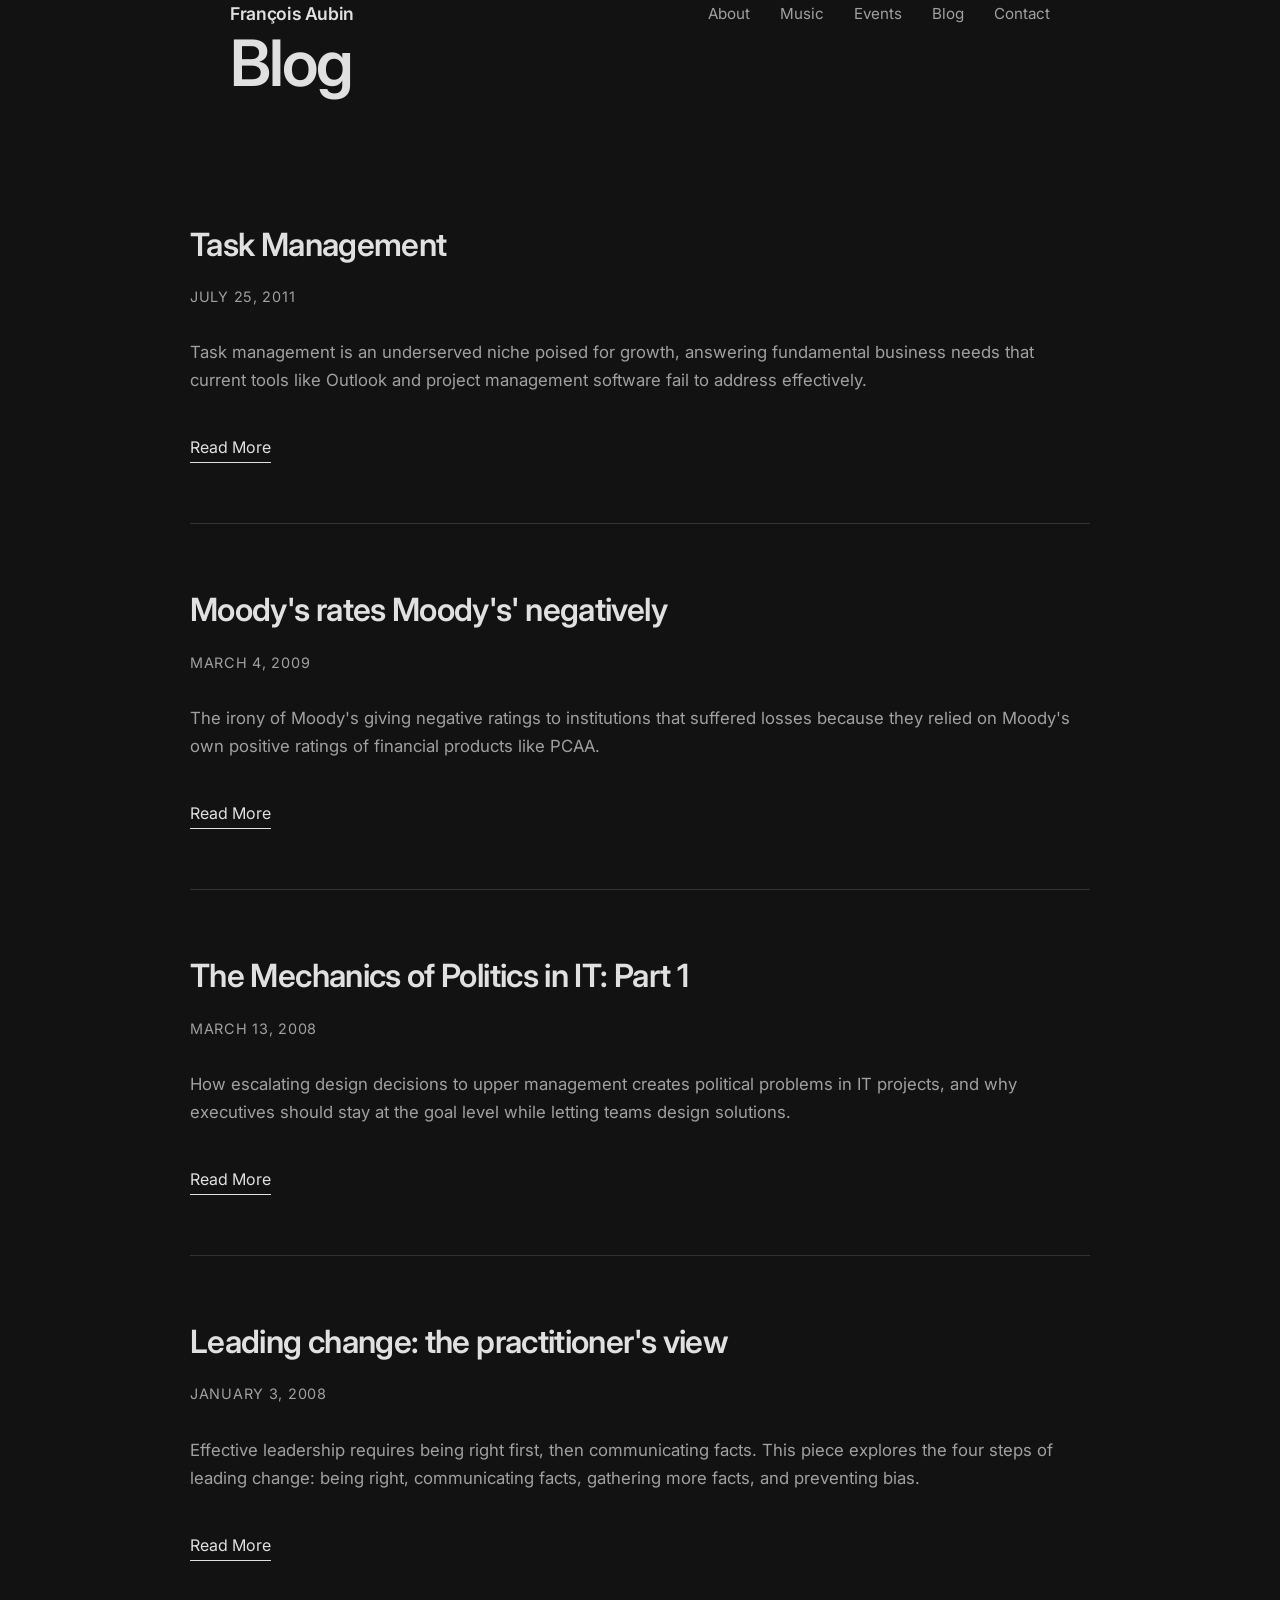
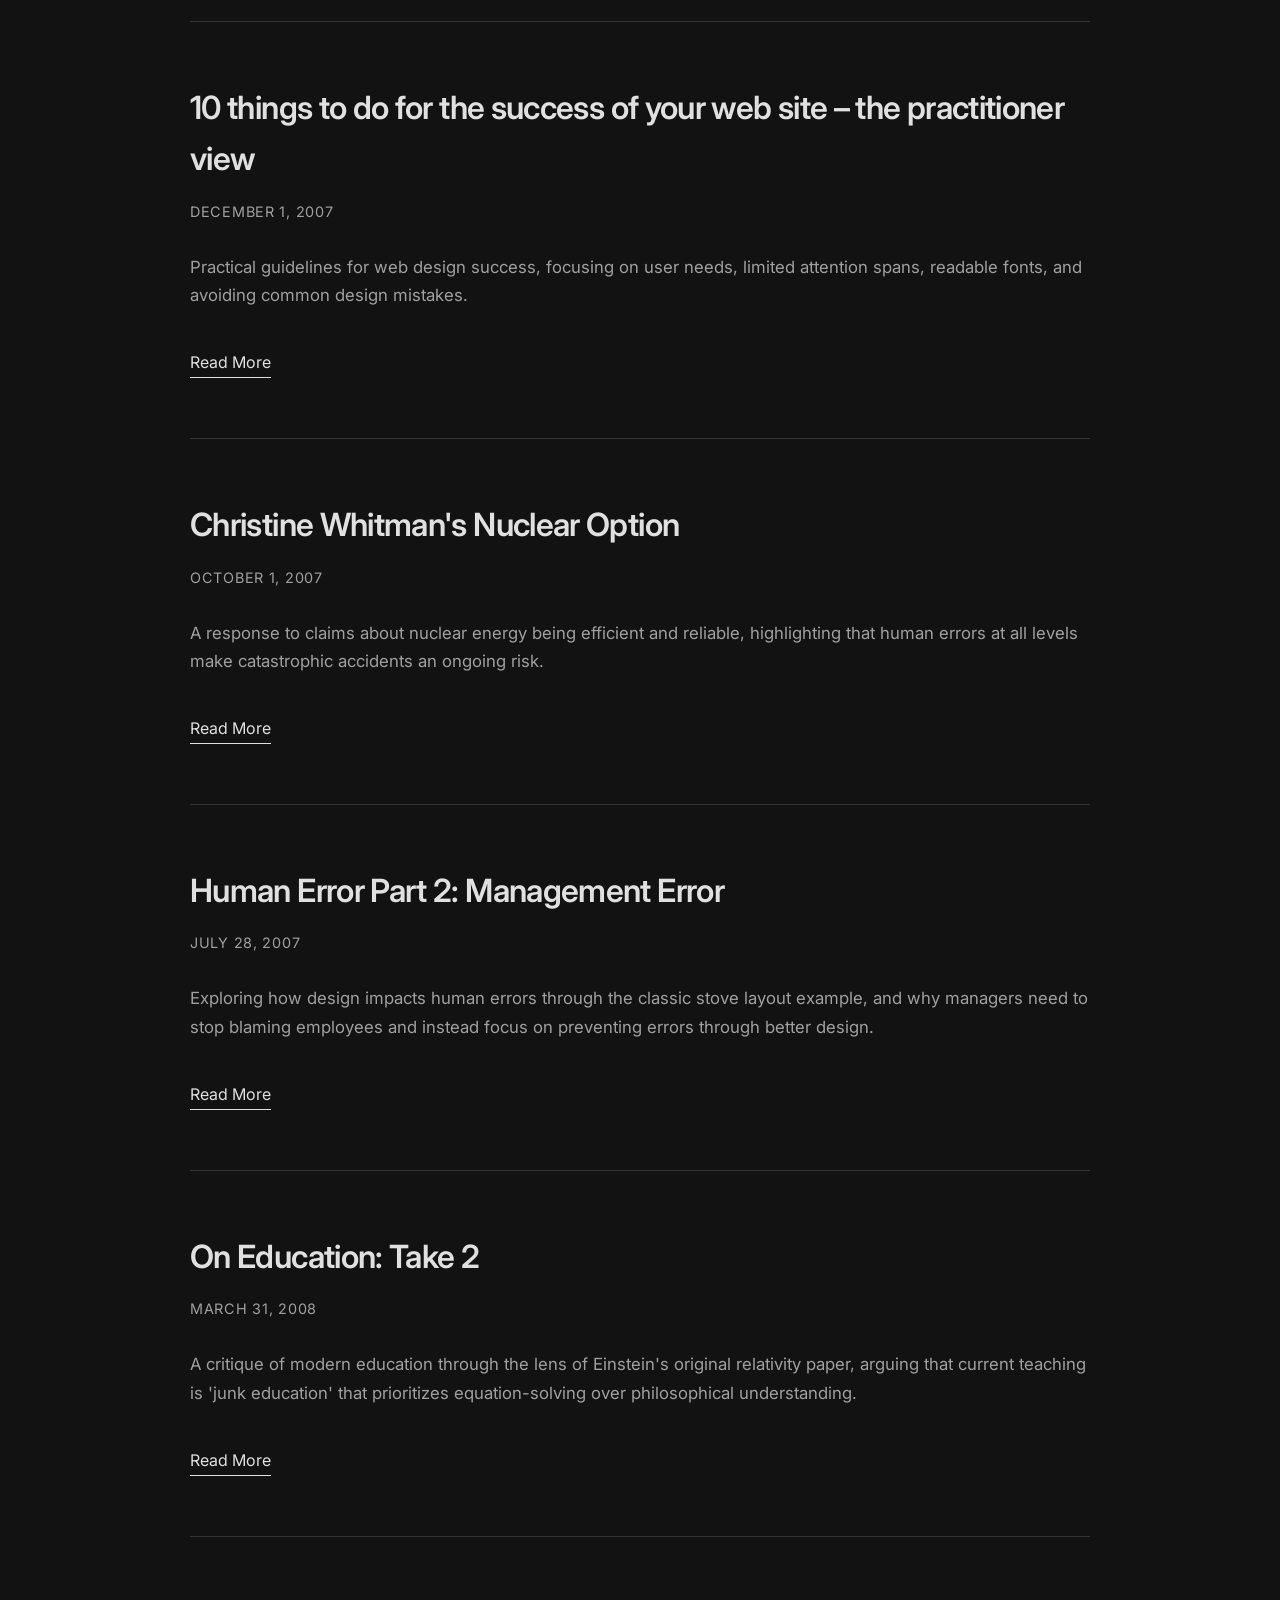
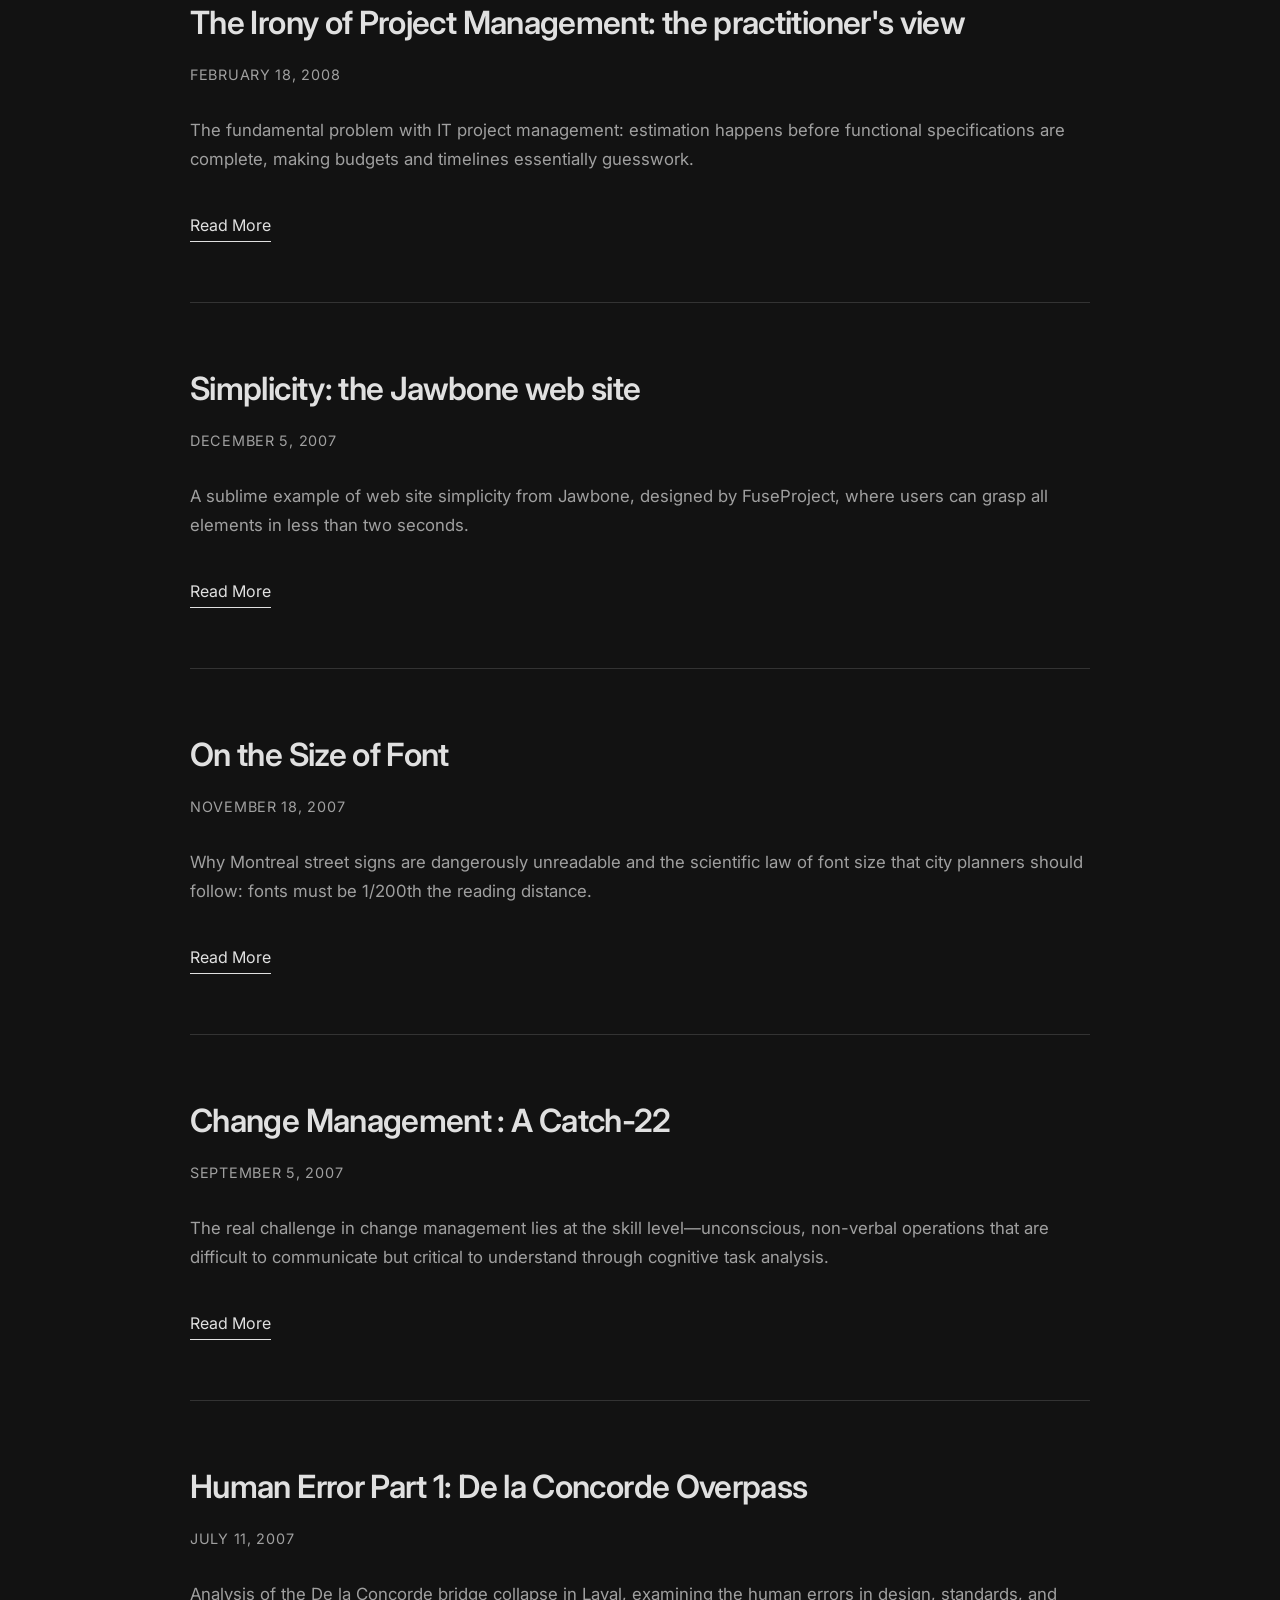
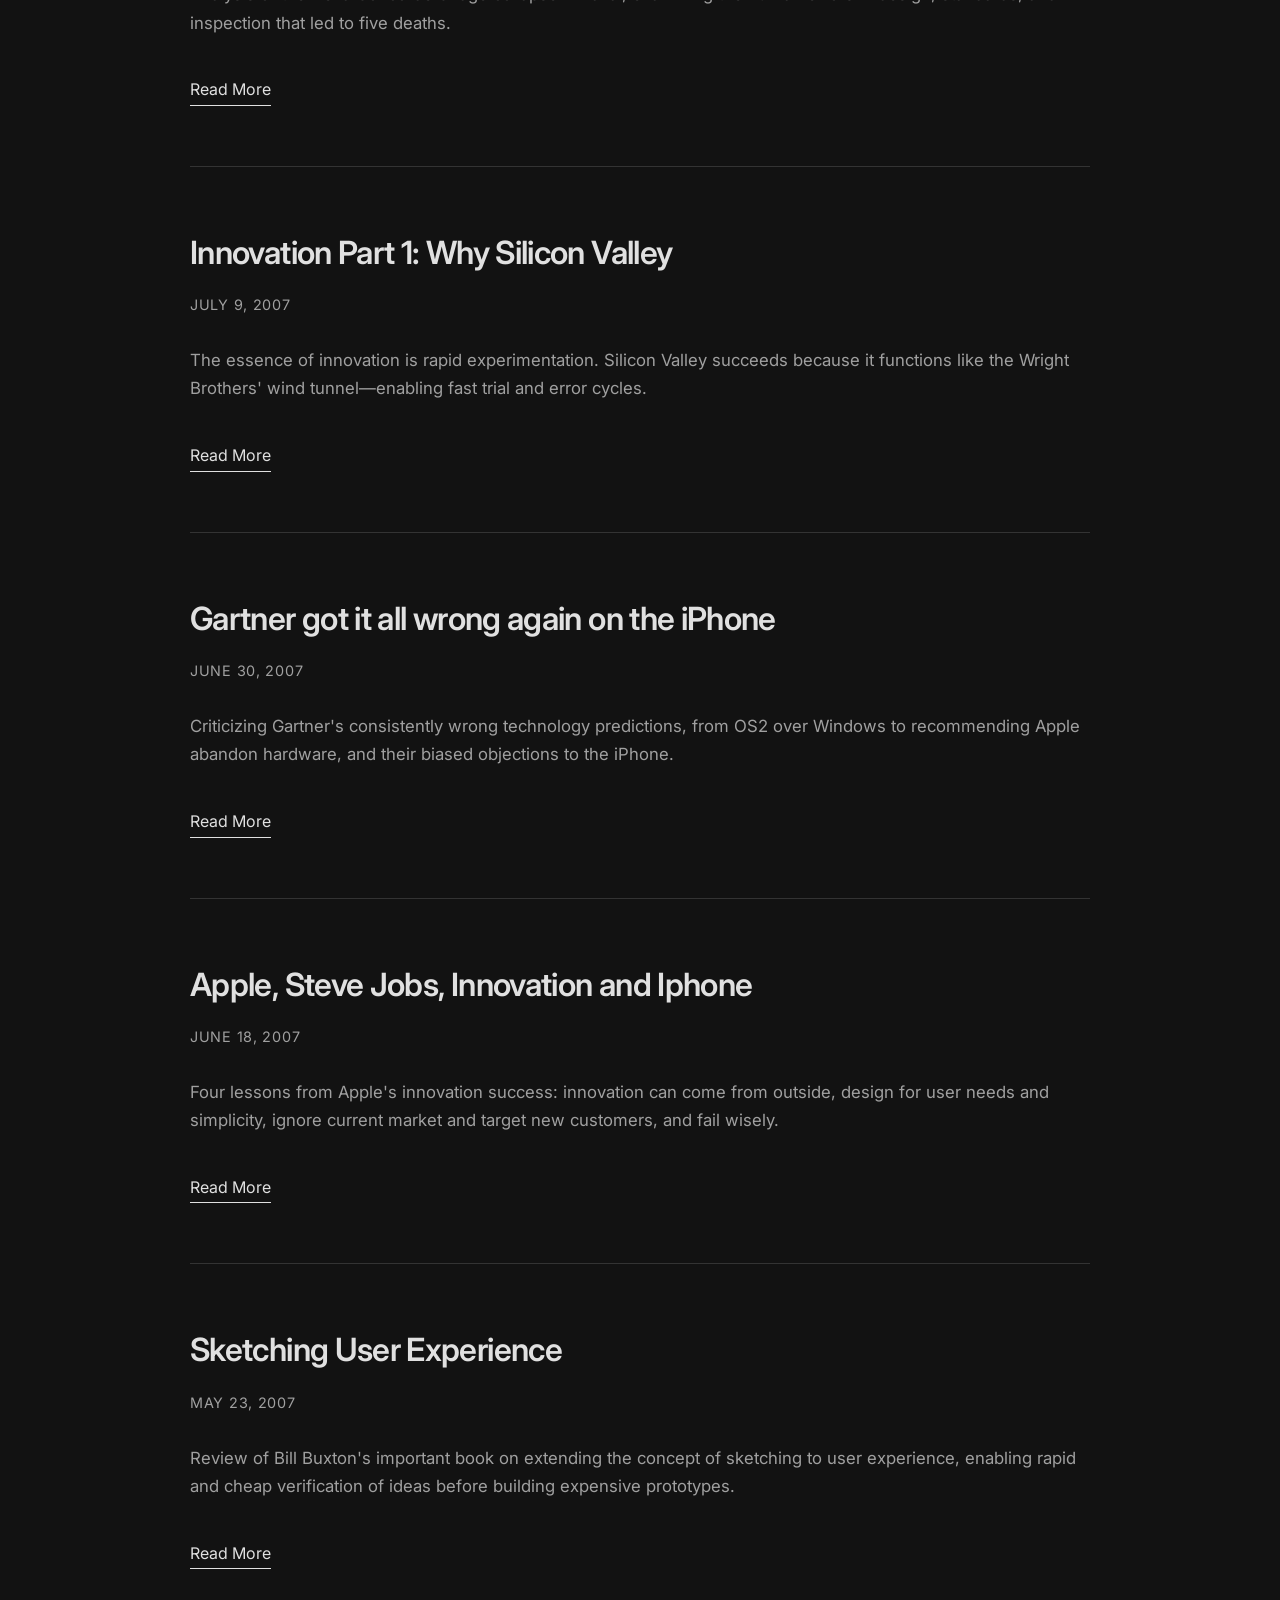
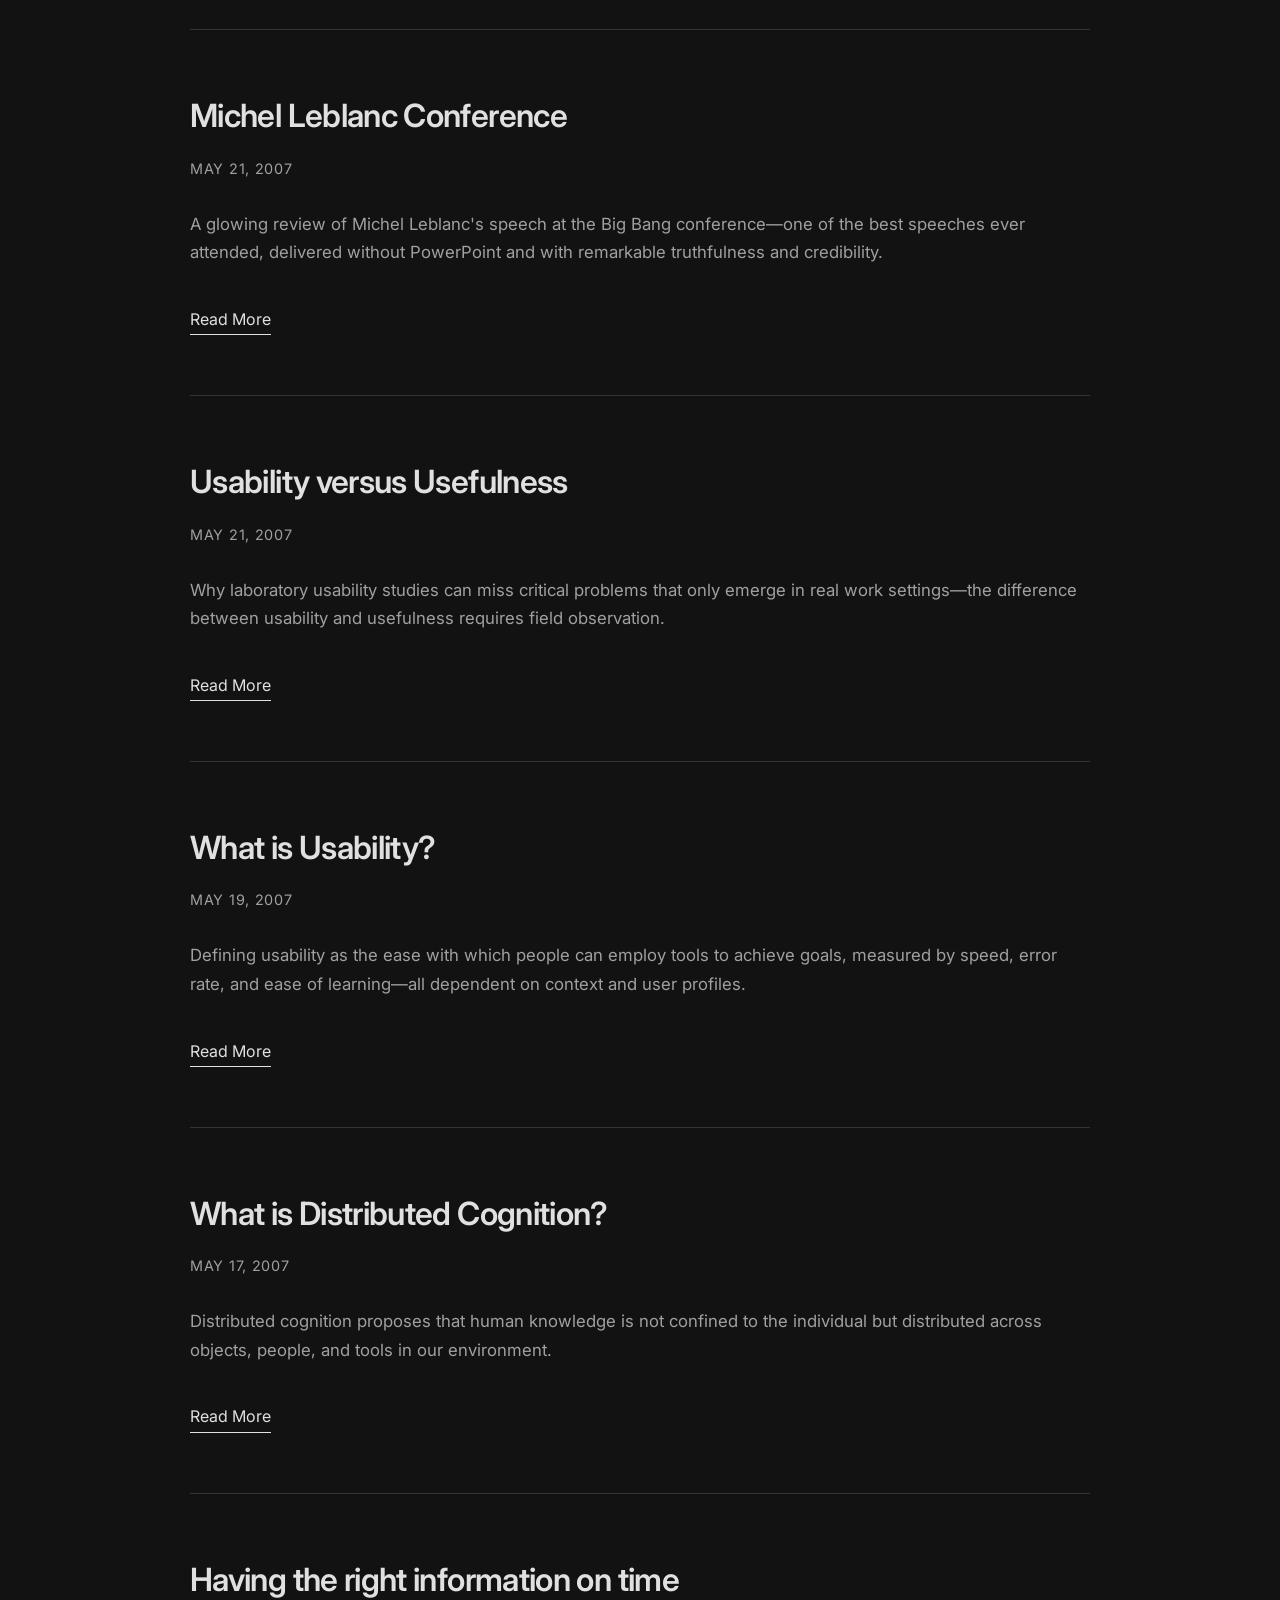
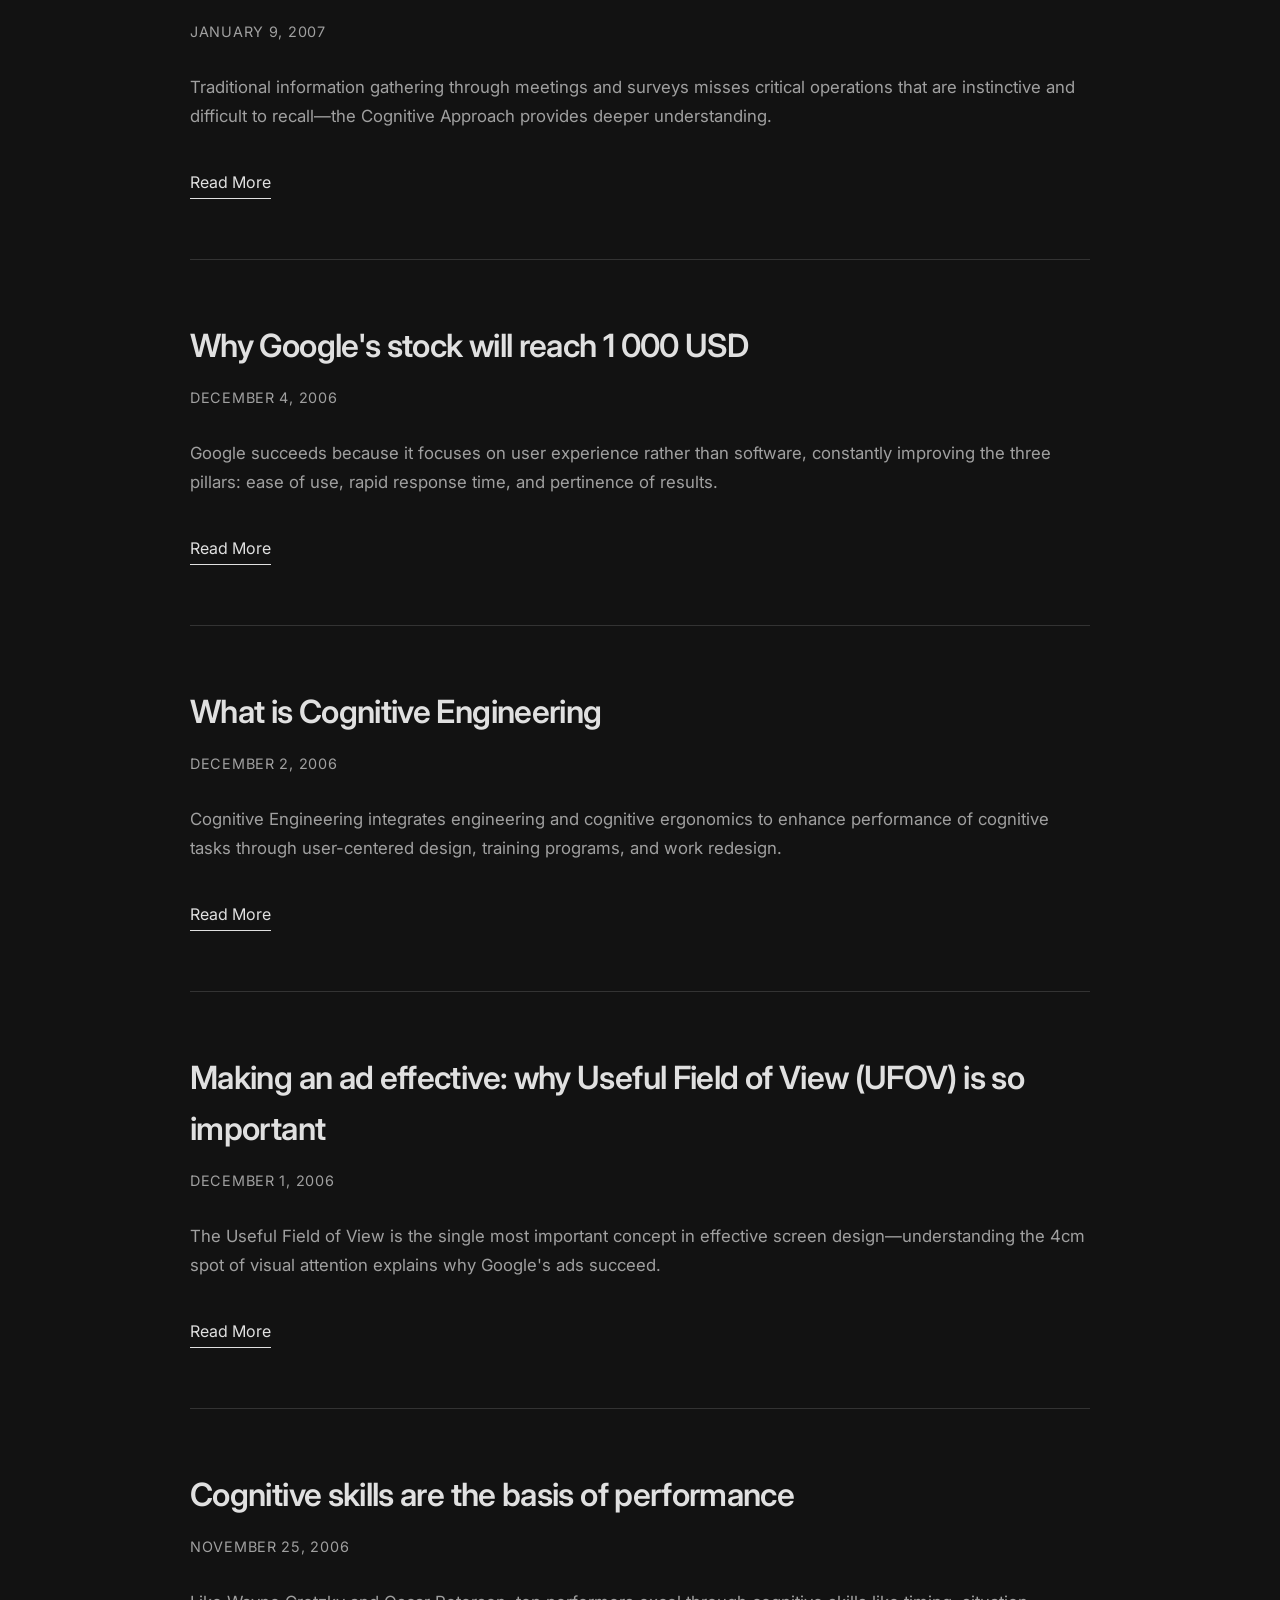
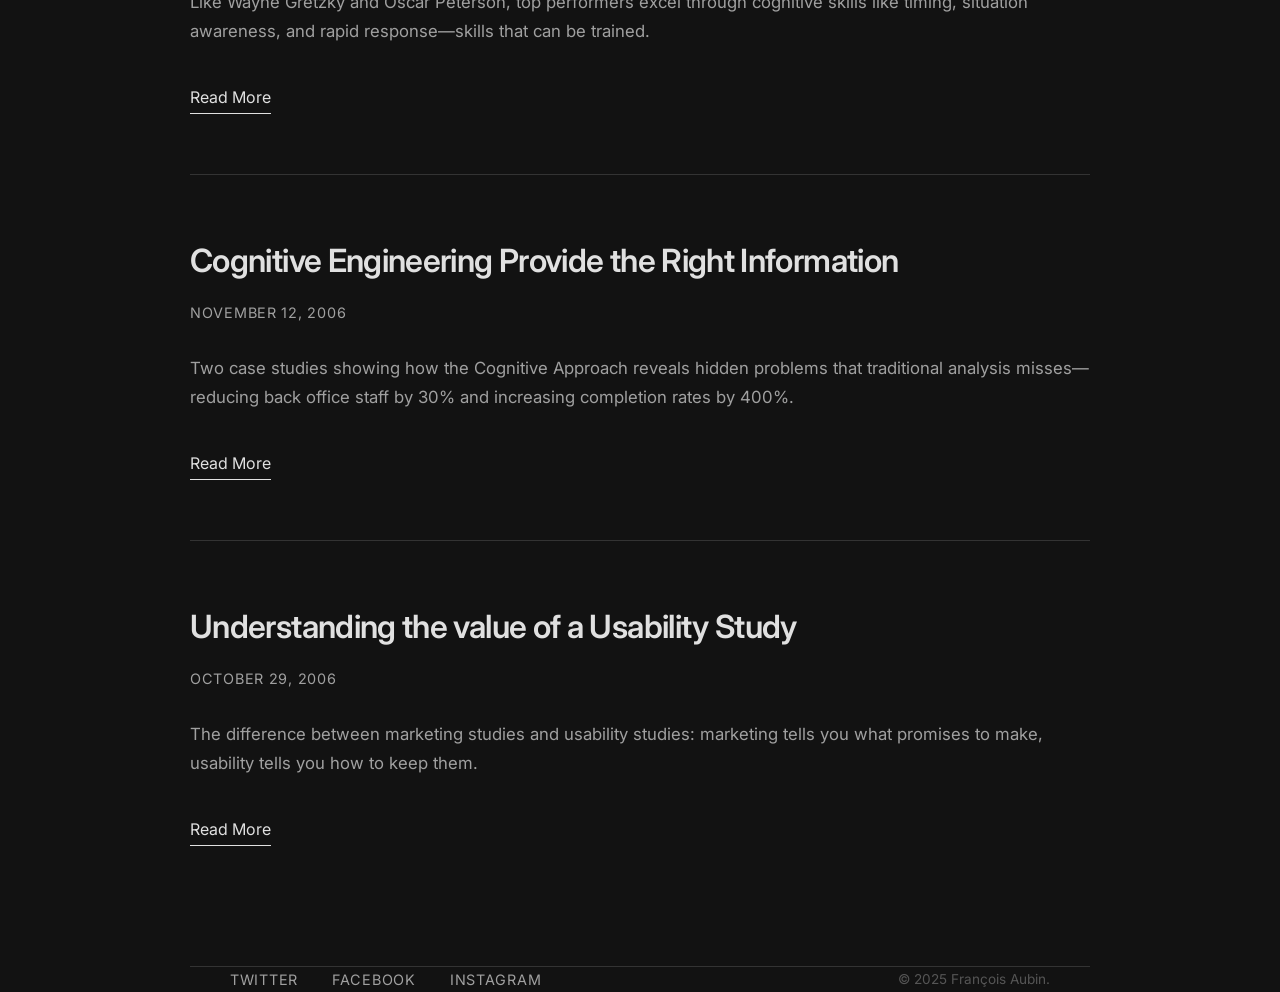
<file: blog.html>
<!DOCTYPE html>
<html lang="en">

<head>
    <script async src="https://www.googletagmanager.com/gtag/js?id=G-GM7MQG76P6"></script>
    <script>
        window.dataLayer = window.dataLayer || [];
        function gtag(){dataLayer.push(arguments);}
        gtag('js', new Date());

        gtag('config', 'G-GM7MQG76P6');
    </script>
    <meta charset="UTF-8">
    <meta name="viewport" content="width=device-width, initial-scale=1.0">
    <title>Blog | François Aubin</title>
    <meta name="description" content="Thoughts on cognitive engineering, usability, innovation, and technology by François Aubin.">
    <link rel="canonical" href="https://www.francoisaubin.com/blog.html">
    <link rel="icon" type="image/png" sizes="32x32" href="https://i.postimg.cc/65c1p65n/Gemini-Generated-Image-6iwwff6iwwff6iww.png">
    <link rel="icon" type="image/png" sizes="16x16" href="https://i.postimg.cc/65c1p65n/Gemini-Generated-Image-6iwwff6iwwff6iww.png">
    <link rel="shortcut icon" href="https://i.postimg.cc/65c1p65n/Gemini-Generated-Image-6iwwff6iwwff6iww.png">
    <link rel="apple-touch-icon" href="https://i.postimg.cc/65c1p65n/Gemini-Generated-Image-6iwwff6iwwff6iww.png">

    <link rel="preconnect" href="https://fonts.googleapis.com">
    <link rel="preconnect" href="https://fonts.gstatic.com" crossorigin>
    <link href="https://fonts.googleapis.com/css2?family=Inter:wght@300;400;600&display=swap" rel="stylesheet">

    <style>
        /* CSS Resets & Variables */
        :root {
            --bg-color: #121212; /* Deep Graphite */
            --text-primary: #E0E0E0; /* Off-white */
            --text-secondary: #A0A0A0; /* Muted Grey */
            --accent-color: #FFFFFF; /* Pure White for interaction */
            --border-color: #333333;
            --content-width: 900px;
        }

        * {
            margin: 0;
            padding: 0;
            box-sizing: border-box;
        }

        body {
            font-family: 'Inter', -apple-system, BlinkMacSystemFont, "Segoe UI", Roboto, sans-serif;
            background-color: var(--bg-color);
            color: var(--text-primary);
            line-height: 1.6;
            -webkit-font-smoothing: antialiased;
            overflow-x: hidden;
        }

        .container {
            max-width: var(--content-width);
            margin: 0 auto;
            padding: 0 40px;
        }

        a {
            color: var(--text-primary);
            text-decoration: none;
            transition: opacity 0.3s ease;
        }

        a:hover {
            opacity: 0.7;
        }

        /* Navigation */
        nav {
            padding: 30px 0;
            display: flex;
            justify-content: space-between;
            align-items: center;
            background-color: var(--bg-color);
            z-index: 1000;
        }

        .nav-logo {
            font-weight: 600;
            font-size: 1.1em;
            letter-spacing: -0.02em;
        }

        .nav-links {
            display: flex;
            gap: 30px;
        }

        .nav-links a {
            font-size: 0.95em;
            color: var(--text-secondary);
            font-weight: 400;
        }

        .nav-links a:hover {
            color: var(--text-primary);
        }

        /* Header */
        header {
            padding: 60px 0 40px 0;
        }

        h1 {
            font-size: 4em;
            font-weight: 600;
            line-height: 1.1;
            letter-spacing: -0.03em;
            color: var(--text-primary);
        }

        /* Blog Posts */
        .blog-container {
            padding: 60px 0;
        }

        .blog-post {
            padding: 60px 0;
            border-top: 1px solid var(--border-color);
        }

        .blog-post:first-child {
            border-top: none;
        }

        .blog-post h2 {
            font-size: 2em;
            font-weight: 600;
            margin-bottom: 15px;
            color: var(--text-primary);
            letter-spacing: -0.02em;
        }

        .blog-post h2 {
            cursor: default;
        }

        .blog-meta {
            font-size: 0.9em;
            color: var(--text-secondary);
            margin-bottom: 30px;
            text-transform: uppercase;
            letter-spacing: 0.05em;
        }

        .blog-summary p {
            font-size: 1.05em;
            color: var(--text-secondary);
            margin-bottom: 0;
            line-height: 1.7;
        }

        .blog-content p {
            font-size: 1.05em;
            color: var(--text-secondary);
            margin-bottom: 20px;
            line-height: 1.7;
        }

        .blog-post p {
            font-size: 1.05em;
            color: var(--text-secondary);
            margin-bottom: 20px;
            line-height: 1.7;
        }

        .blog-post img {
            max-width: 100%;
            height: auto;
            margin: 30px 0;
            border-radius: 4px;
        }

        .read-more {
            display: inline-block;
            margin-top: 20px;
            color: var(--text-primary);
            border-bottom: 1px solid var(--text-primary);
            padding-bottom: 2px;
            transition: opacity 0.3s ease;
        }

        .read-more:hover {
            opacity: 0.7;
        }

        /* Footer */
        footer {
            padding: 80px 0;
            margin-top: 40px;
            border-top: 1px solid var(--border-color);
            display: flex;
            justify-content: space-between;
            align-items: center;
        }

        .social-icons a {
            margin-right: 30px;
            font-size: 0.9em;
            color: var(--text-secondary);
            text-transform: uppercase;
            letter-spacing: 0.05em;
        }

        .social-icons a:hover {
            color: var(--text-primary);
        }

        footer p {
            font-size: 0.85em;
            color: #555;
        }

        /* Responsive Adjustments */
        @media (max-width: 900px) {
            h1 { font-size: 3em; }
            .blog-post h2 { font-size: 1.75em; }
        }

        @media (max-width: 768px) {
            .container { padding: 0 25px; }
            h1 { font-size: 2.5em; }
            .blog-post h2 { font-size: 1.5em; }

            nav {
                flex-direction: column;
                gap: 20px;
                align-items: flex-start;
            }

            .nav-links {
                flex-wrap: wrap;
                gap: 20px 30px;
            }

            footer {
                flex-direction: column;
                gap: 30px;
                align-items: flex-start;
            }
        }
    </style>
</head>

<body>

    <nav class="container" role="navigation">
        <a href="index.html" class="nav-logo">François Aubin</a>
        <div class="nav-links">
            <a href="index.html#about">About</a>
            <a href="index.html#music">Music</a>
            <a href="index.html#event">Events</a>
            <a href="blog.html">Blog</a>
            <a href="index.html#contact">Contact</a>
        </div>
    </nav>

    <header class="container">
        <h1>Blog</h1>
    </header>

    <main class="container blog-container" id="blog-posts">
        <!-- Blog posts will be dynamically loaded here -->
    </main>

    <footer class="container">
        <div class="social-icons">
            <a href="https://twitter.com/@FrancoisAubin2" target="_blank" rel="noopener noreferrer">Twitter</a>
            <a href="https://facebook.com/francois.aubin.50" target="_blank" rel="noopener noreferrer">Facebook</a>
            <a href="https://instagram.com/francois.aubin" target="_blank" rel="noopener noreferrer">Instagram</a>
        </div>
        <p>&copy; 2025 François Aubin.</p>
    </footer>

    <script src="blog.js"></script>

</body>
</html>
</file>
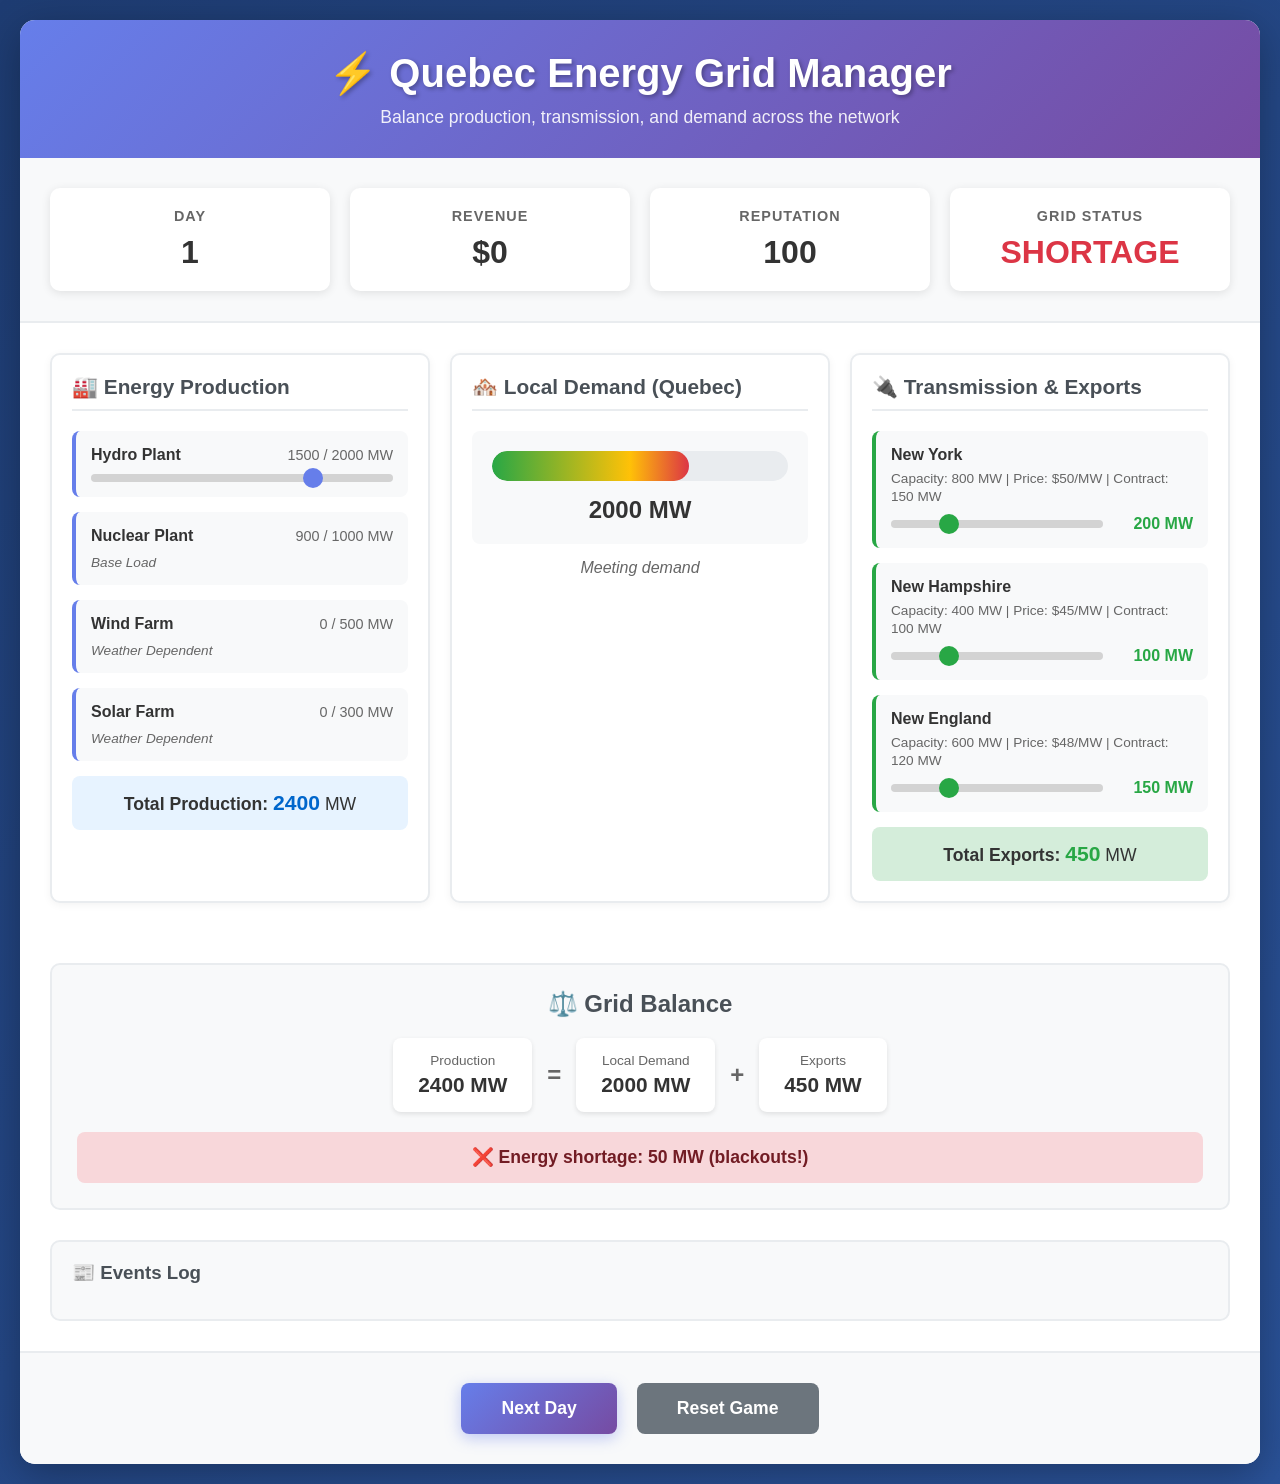
<file: energy-grid-game.html>
<!DOCTYPE html>
<html lang="en">
<head>
    <meta charset="UTF-8">
    <meta name="viewport" content="width=device-width, initial-scale=1.0">
    <title>Quebec Energy Grid Manager</title>
    <link rel="stylesheet" href="energy-grid-game.css">
</head>
<body>
    <div class="game-container">
        <header>
            <h1>⚡ Quebec Energy Grid Manager</h1>
            <p class="subtitle">Balance production, transmission, and demand across the network</p>
        </header>

        <div class="game-stats">
            <div class="stat-box">
                <h3>Day</h3>
                <div id="day" class="stat-value">1</div>
            </div>
            <div class="stat-box">
                <h3>Revenue</h3>
                <div id="revenue" class="stat-value">$0</div>
            </div>
            <div class="stat-box">
                <h3>Reputation</h3>
                <div id="reputation" class="stat-value">100</div>
            </div>
            <div class="stat-box status">
                <h3>Grid Status</h3>
                <div id="grid-status" class="stat-value balanced">BALANCED</div>
            </div>
        </div>

        <div class="main-grid">
            <!-- Production Section -->
            <section class="panel production-panel">
                <h2>🏭 Energy Production</h2>
                <div id="production-sources"></div>
                <div class="total-production">
                    <strong>Total Production:</strong> <span id="total-production">0</span> MW
                </div>
            </section>

            <!-- Demand Section -->
            <section class="panel demand-panel">
                <h2>🏘️ Local Demand (Quebec)</h2>
                <div class="demand-display">
                    <div class="demand-bar-container">
                        <div id="demand-bar" class="demand-bar"></div>
                    </div>
                    <div class="demand-value">
                        <span id="local-demand">0</span> MW
                    </div>
                </div>
                <div class="demand-status" id="demand-status">Meeting demand</div>
            </section>

            <!-- Transmission Section -->
            <section class="panel transmission-panel">
                <h2>🔌 Transmission & Exports</h2>
                <div id="transmission-lines"></div>
                <div class="total-exports">
                    <strong>Total Exports:</strong> <span id="total-exports">0</span> MW
                </div>
            </section>
        </div>

        <div class="balance-section">
            <h2>⚖️ Grid Balance</h2>
            <div class="balance-equation">
                <div class="balance-item">
                    <span class="label">Production</span>
                    <span id="balance-production" class="value">0</span>
                </div>
                <span class="operator">=</span>
                <div class="balance-item">
                    <span class="label">Local Demand</span>
                    <span id="balance-demand" class="value">0</span>
                </div>
                <span class="operator">+</span>
                <div class="balance-item">
                    <span class="label">Exports</span>
                    <span id="balance-exports" class="value">0</span>
                </div>
            </div>
            <div id="balance-message" class="balance-message"></div>
        </div>

        <div class="events-section">
            <h3>📰 Events Log</h3>
            <div id="events-log"></div>
        </div>

        <div class="controls">
            <button id="next-day-btn" class="btn-primary">Next Day</button>
            <button id="reset-btn" class="btn-secondary">Reset Game</button>
        </div>
    </div>

    <script src="energy-grid-game.js"></script>
</body>
</html>
</file>
<file: energy-grid-game.css>
* {
    margin: 0;
    padding: 0;
    box-sizing: border-box;
}

body {
    font-family: 'Segoe UI', Tahoma, Geneva, Verdana, sans-serif;
    background: linear-gradient(135deg, #1e3c72 0%, #2a5298 100%);
    color: #333;
    padding: 20px;
    min-height: 100vh;
}

.game-container {
    max-width: 1400px;
    margin: 0 auto;
    background: white;
    border-radius: 15px;
    box-shadow: 0 10px 40px rgba(0, 0, 0, 0.3);
    overflow: hidden;
}

header {
    background: linear-gradient(135deg, #667eea 0%, #764ba2 100%);
    color: white;
    padding: 30px;
    text-align: center;
}

header h1 {
    font-size: 2.5em;
    margin-bottom: 10px;
    text-shadow: 2px 2px 4px rgba(0, 0, 0, 0.3);
}

.subtitle {
    font-size: 1.1em;
    opacity: 0.9;
}

.game-stats {
    display: grid;
    grid-template-columns: repeat(auto-fit, minmax(200px, 1fr));
    gap: 20px;
    padding: 30px;
    background: #f8f9fa;
    border-bottom: 2px solid #e9ecef;
}

.stat-box {
    background: white;
    padding: 20px;
    border-radius: 10px;
    box-shadow: 0 2px 10px rgba(0, 0, 0, 0.1);
    text-align: center;
}

.stat-box h3 {
    color: #666;
    font-size: 0.9em;
    text-transform: uppercase;
    margin-bottom: 10px;
    letter-spacing: 1px;
}

.stat-value {
    font-size: 2em;
    font-weight: bold;
    color: #333;
}

.stat-value.balanced {
    color: #28a745;
}

.stat-value.warning {
    color: #ffc107;
}

.stat-value.danger {
    color: #dc3545;
}

.main-grid {
    display: grid;
    grid-template-columns: repeat(auto-fit, minmax(350px, 1fr));
    gap: 20px;
    padding: 30px;
}

.panel {
    background: white;
    border: 2px solid #e9ecef;
    border-radius: 10px;
    padding: 20px;
    box-shadow: 0 2px 8px rgba(0, 0, 0, 0.05);
}

.panel h2 {
    color: #495057;
    margin-bottom: 20px;
    font-size: 1.3em;
    border-bottom: 2px solid #e9ecef;
    padding-bottom: 10px;
}

/* Production Section */
.production-source {
    background: #f8f9fa;
    padding: 15px;
    margin-bottom: 15px;
    border-radius: 8px;
    border-left: 4px solid #667eea;
}

.source-info {
    display: flex;
    justify-content: space-between;
    align-items: center;
    margin-bottom: 10px;
}

.source-info strong {
    color: #333;
}

.capacity {
    color: #666;
    font-size: 0.9em;
}

.source-controls {
    display: flex;
    align-items: center;
    gap: 10px;
}

.source-controls input[type="range"] {
    flex: 1;
    height: 8px;
    border-radius: 5px;
    background: #d3d3d3;
    outline: none;
    -webkit-appearance: none;
}

.source-controls input[type="range"]::-webkit-slider-thumb {
    -webkit-appearance: none;
    appearance: none;
    width: 20px;
    height: 20px;
    border-radius: 50%;
    background: #667eea;
    cursor: pointer;
}

.source-controls input[type="range"]::-moz-range-thumb {
    width: 20px;
    height: 20px;
    border-radius: 50%;
    background: #667eea;
    cursor: pointer;
    border: none;
}

.variable-label, .fixed-label {
    font-size: 0.85em;
    color: #666;
    font-style: italic;
}

.total-production {
    margin-top: 15px;
    padding: 15px;
    background: #e7f3ff;
    border-radius: 8px;
    text-align: center;
    font-size: 1.1em;
}

.total-production span {
    color: #0066cc;
    font-weight: bold;
    font-size: 1.2em;
}

/* Demand Section */
.demand-display {
    background: #f8f9fa;
    padding: 20px;
    border-radius: 8px;
    margin-bottom: 15px;
}

.demand-bar-container {
    width: 100%;
    height: 30px;
    background: #e9ecef;
    border-radius: 15px;
    overflow: hidden;
    margin-bottom: 15px;
}

.demand-bar {
    height: 100%;
    background: linear-gradient(90deg, #28a745 0%, #ffc107 70%, #dc3545 100%);
    transition: width 0.3s ease;
    border-radius: 15px;
}

.demand-value {
    text-align: center;
    font-size: 1.5em;
    font-weight: bold;
    color: #333;
}

.demand-status {
    text-align: center;
    color: #666;
    font-style: italic;
}

/* Transmission Section */
.transmission-line {
    background: #f8f9fa;
    padding: 15px;
    margin-bottom: 15px;
    border-radius: 8px;
    border-left: 4px solid #28a745;
}

.line-info {
    margin-bottom: 10px;
}

.line-info strong {
    display: block;
    color: #333;
    margin-bottom: 5px;
}

.line-details {
    font-size: 0.85em;
    color: #666;
}

.line-controls {
    display: flex;
    align-items: center;
    gap: 10px;
}

.line-controls input[type="range"] {
    flex: 1;
    height: 8px;
    border-radius: 5px;
    background: #d3d3d3;
    outline: none;
    -webkit-appearance: none;
}

.line-controls input[type="range"]::-webkit-slider-thumb {
    -webkit-appearance: none;
    appearance: none;
    width: 20px;
    height: 20px;
    border-radius: 50%;
    background: #28a745;
    cursor: pointer;
}

.line-controls input[type="range"]::-moz-range-thumb {
    width: 20px;
    height: 20px;
    border-radius: 50%;
    background: #28a745;
    cursor: pointer;
    border: none;
}

.export-value {
    min-width: 80px;
    text-align: right;
    font-weight: bold;
    color: #28a745;
}

.total-exports {
    margin-top: 15px;
    padding: 15px;
    background: #d4edda;
    border-radius: 8px;
    text-align: center;
    font-size: 1.1em;
}

.total-exports span {
    color: #28a745;
    font-weight: bold;
    font-size: 1.2em;
}

/* Balance Section */
.balance-section {
    margin: 30px;
    padding: 25px;
    background: #f8f9fa;
    border-radius: 10px;
    border: 2px solid #e9ecef;
}

.balance-section h2 {
    color: #495057;
    margin-bottom: 20px;
    text-align: center;
}

.balance-equation {
    display: flex;
    justify-content: center;
    align-items: center;
    gap: 15px;
    flex-wrap: wrap;
    margin-bottom: 20px;
}

.balance-item {
    background: white;
    padding: 15px 25px;
    border-radius: 8px;
    text-align: center;
    box-shadow: 0 2px 5px rgba(0, 0, 0, 0.1);
}

.balance-item .label {
    display: block;
    font-size: 0.85em;
    color: #666;
    margin-bottom: 5px;
}

.balance-item .value {
    display: block;
    font-size: 1.3em;
    font-weight: bold;
    color: #333;
}

.operator {
    font-size: 1.5em;
    font-weight: bold;
    color: #666;
}

.balance-message {
    padding: 15px;
    border-radius: 8px;
    text-align: center;
    font-weight: bold;
    font-size: 1.1em;
}

.balance-message.success {
    background: #d4edda;
    color: #155724;
}

.balance-message.warning {
    background: #fff3cd;
    color: #856404;
}

.balance-message.danger {
    background: #f8d7da;
    color: #721c24;
}

/* Events Section */
.events-section {
    margin: 30px;
    padding: 20px;
    background: #f8f9fa;
    border-radius: 10px;
    border: 2px solid #e9ecef;
}

.events-section h3 {
    color: #495057;
    margin-bottom: 15px;
}

#events-log {
    max-height: 200px;
    overflow-y: auto;
}

.event-item {
    padding: 10px;
    margin-bottom: 8px;
    background: white;
    border-left: 4px solid #667eea;
    border-radius: 5px;
    font-size: 0.9em;
}

.event-day {
    font-weight: bold;
    color: #667eea;
}

/* Controls */
.controls {
    display: flex;
    justify-content: center;
    gap: 20px;
    padding: 30px;
    background: #f8f9fa;
    border-top: 2px solid #e9ecef;
}

.btn-primary, .btn-secondary {
    padding: 15px 40px;
    font-size: 1.1em;
    font-weight: bold;
    border: none;
    border-radius: 8px;
    cursor: pointer;
    transition: all 0.3s ease;
}

.btn-primary {
    background: linear-gradient(135deg, #667eea 0%, #764ba2 100%);
    color: white;
    box-shadow: 0 4px 15px rgba(102, 126, 234, 0.4);
}

.btn-primary:hover {
    transform: translateY(-2px);
    box-shadow: 0 6px 20px rgba(102, 126, 234, 0.6);
}

.btn-primary:disabled {
    background: #ccc;
    cursor: not-allowed;
    transform: none;
}

.btn-secondary {
    background: #6c757d;
    color: white;
}

.btn-secondary:hover {
    background: #5a6268;
    transform: translateY(-2px);
}

/* Responsive Design */
@media (max-width: 768px) {
    header h1 {
        font-size: 1.8em;
    }

    .main-grid {
        grid-template-columns: 1fr;
    }

    .balance-equation {
        flex-direction: column;
    }

    .controls {
        flex-direction: column;
    }

    .btn-primary, .btn-secondary {
        width: 100%;
    }
}
</file>
